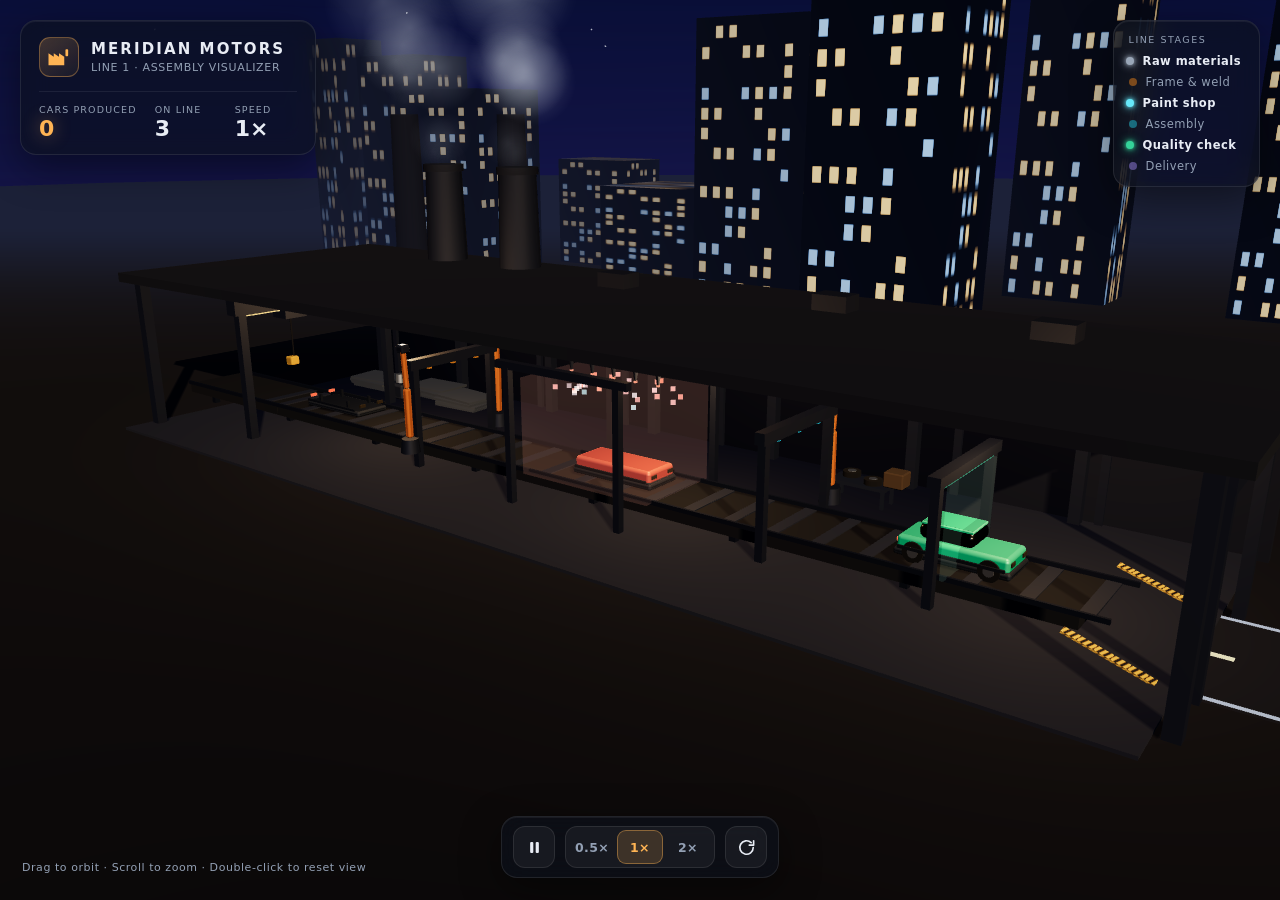
<file: index.html>
<!doctype html>
<html lang="en">
<head>
  <meta charset="UTF-8" />
  <meta name="viewport" content="width=device-width, initial-scale=1.0, viewport-fit=cover" />
  <title>Meridian Motors — 3D Factory Line</title>
  <meta name="description" content="A real-time 3D visualization of a car factory: raw materials in, finished cars out." />
  <link rel="icon" href="data:image/svg+xml,%3Csvg xmlns='http://www.w3.org/2000/svg' viewBox='0 0 32 32'%3E%3Crect width='32' height='32' rx='7' fill='%23070a12'/%3E%3Cpath d='M5 25V13l6 4v-4l6 4v-4l6 4v8H5z' fill='%23ffb454'/%3E%3C/svg%3E" />
  <link rel="stylesheet" href="./css/style.css" />
  <script type="importmap">
    { "imports": { "three": "./vendor/three.module.min.js" } }
  </script>
</head>
<body>
  <div id="app"></div>

  <div class="overlay">
    <header class="card brand-card">
      <div class="brand-row">
        <span class="brand-mark" aria-hidden="true">
          <svg viewBox="0 0 32 32" fill="currentColor"><path d="M2 27V11l7 4.5v-4.5l7 4.5v-4.5l7 4.5V27H2z"/><rect x="24.6" y="5.5" width="3.6" height="9.5" rx="1.2"/></svg>
        </span>
        <div>
          <h1>Meridian Motors</h1>
          <p>Line 1 · Assembly Visualizer</p>
        </div>
      </div>
      <div class="stats">
        <div class="stat"><span class="stat-label">Cars produced</span><span id="statCars" class="stat-value accent">0</span></div>
        <div class="stat"><span class="stat-label">On line</span><span id="statOnLine" class="stat-value">0</span></div>
        <div class="stat"><span class="stat-label">Speed</span><span id="statSpeed" class="stat-value">1×</span></div>
      </div>
    </header>

    <aside class="card legend-card" aria-label="Line stages">
      <p class="legend-title">Line stages</p>
      <ul>
        <li data-chip="raw"><span class="dot"></span>Raw materials</li>
        <li data-chip="weld"><span class="dot"></span>Frame &amp; weld</li>
        <li data-chip="paint"><span class="dot"></span>Paint shop</li>
        <li data-chip="assembly"><span class="dot"></span>Assembly</li>
        <li data-chip="check"><span class="dot"></span>Quality check</li>
        <li data-chip="delivery"><span class="dot"></span>Delivery</li>
      </ul>
    </aside>

    <div id="toasts" aria-live="polite"></div>
    <div id="pausedPill">Paused</div>

    <div class="controls card" role="toolbar" aria-label="Line controls">
      <button id="pauseBtn" aria-label="Pause or resume the line" title="Pause / resume">
        <svg id="iconPause" viewBox="0 0 24 24" fill="currentColor"><rect x="6.5" y="5" width="4" height="14" rx="1.4"/><rect x="13.5" y="5" width="4" height="14" rx="1.4"/></svg>
        <svg id="iconPlay" viewBox="0 0 24 24" fill="currentColor" style="display:none"><path d="M8 5.4v13.2c0 .9 1 1.5 1.8 1L20 13a1.2 1.2 0 0 0 0-2L9.8 4.4A1.2 1.2 0 0 0 8 5.4z"/></svg>
      </button>
      <div class="segmented" role="group" aria-label="Line speed">
        <button data-speed="0.5" title="Half speed">0.5×</button>
        <button data-speed="1" class="active" title="Normal speed">1×</button>
        <button data-speed="2" title="Double speed">2×</button>
      </div>
      <button id="resetViewBtn" aria-label="Reset camera view" title="Reset camera view">
        <svg viewBox="0 0 24 24" fill="none" stroke="currentColor" stroke-width="2.1" stroke-linecap="round" stroke-linejoin="round"><path d="M20.5 12a8.5 8.5 0 1 1-2.6-6.1"/><polyline points="21 3.5 21 9 15.5 9"/></svg>
      </button>
    </div>

    <p class="hint">Drag to orbit · Scroll to zoom · Double-click to reset view</p>
  </div>

  <div id="loader">
    <div class="spinner" aria-hidden="true"></div>
    <p id="loaderText">Warming up the line…</p>
  </div>

  <script type="module" src="./js/main.js"></script>
</body>
</html>
</file>
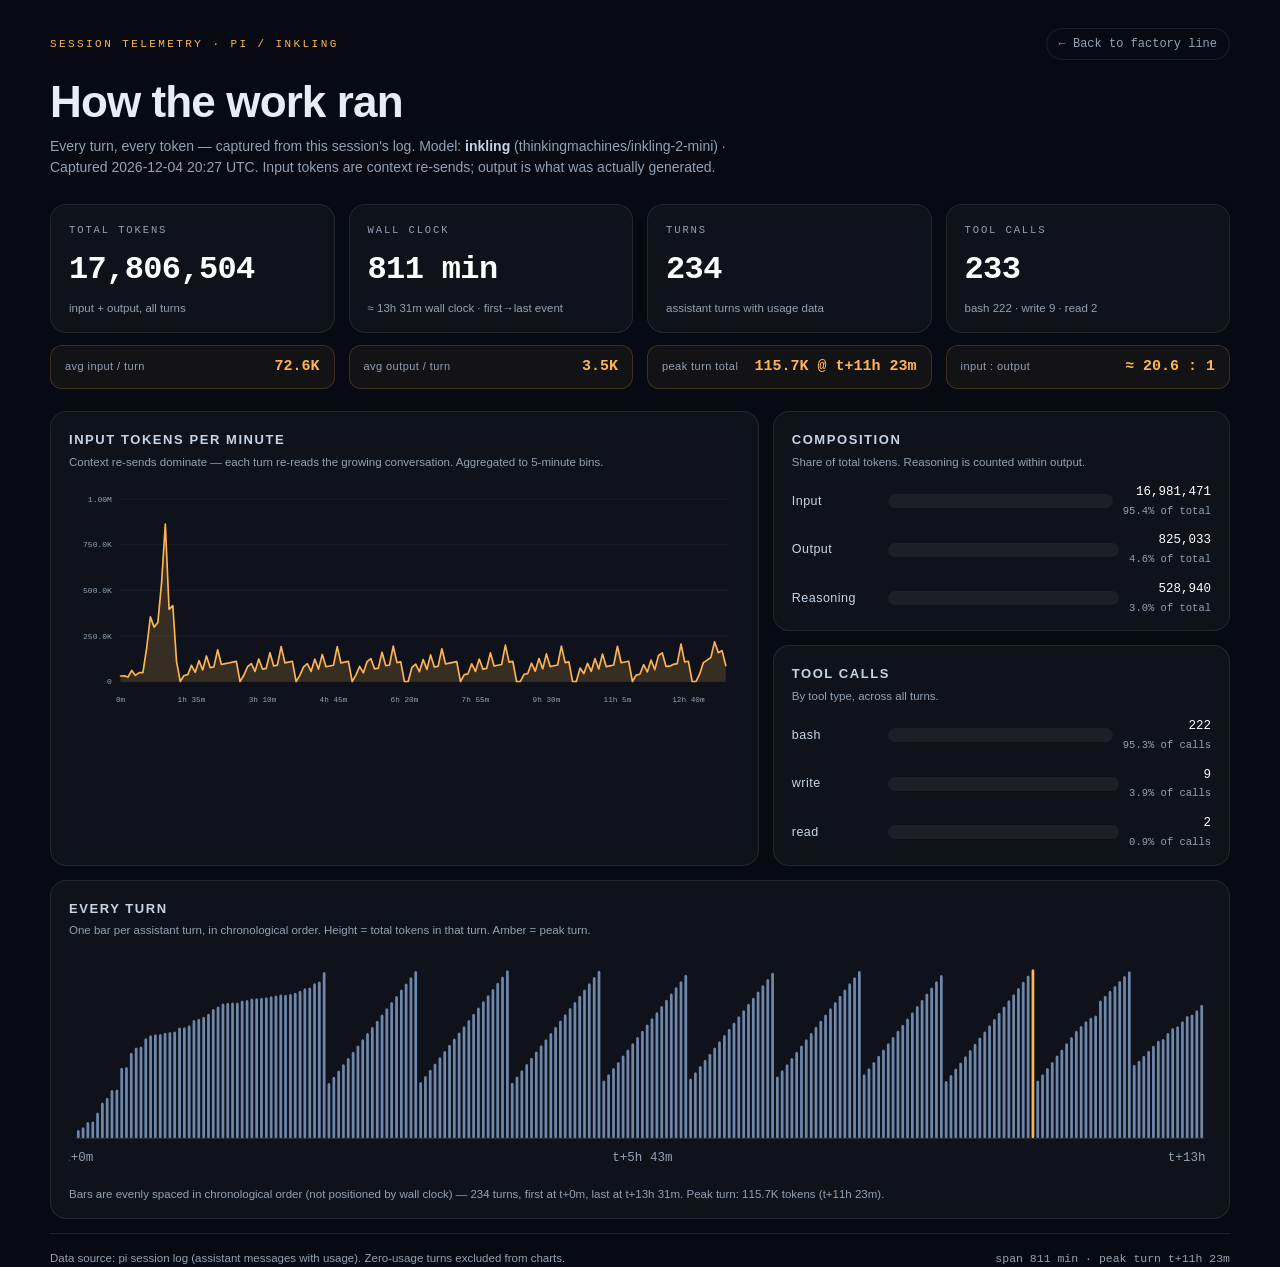
<file: tokens.html>
<!DOCTYPE html>
<html lang="en">
<head>
<meta charset="UTF-8" />
<meta name="viewport" content="width=device-width, initial-scale=1.0" />
<title>Session Telemetry — Meridian Motors Factory</title>
<link rel="icon" href="data:image/svg+xml,%3Csvg xmlns='http://www.w3.org/2000/svg' viewBox='0 0 32 32'%3E%3Crect width='32' height='32' rx='7' fill='%23070a12'/%3E%3Cpath d='M6 22 L13 10 L18 17 L26 6' stroke='%23ffb454' stroke-width='2.5' fill='none' stroke-linecap='round' stroke-linejoin='round'/%3E%3C/svg%3E" />
<style>
  :root {
    --bg: #070a12;
    --card: rgba(255,255,255,0.035);
    --border: rgba(255,255,255,0.09);
    --text: #e8ecf4;
    --muted: #93a1b5;
    --amber: #ffb454;
    --cyan: #6ee7ff;
    --purple: #c792ea;
    --green: #7dffa8;
    --mono: ui-monospace, "SF Mono", SFMono-Regular, Menlo, Consolas, monospace;
  }
  * { box-sizing: border-box; margin: 0; padding: 0; }
  html, body { height: 100%; }
  body {
    background: var(--bg);
    color: var(--text);
    font-family: -apple-system, BlinkMacSystemFont, "Segoe UI", Roboto, sans-serif;
    line-height: 1.5;
    padding: 28px 20px 48px;
  }
  .wrap { max-width: 1180px; margin: 0 auto; }
  header.top { display: flex; align-items: center; justify-content: space-between; gap: 16px; margin-bottom: 18px; flex-wrap: wrap; }
  .eyebrow { font-family: var(--mono); font-size: 11px; letter-spacing: 0.22em; color: var(--amber); text-transform: uppercase; }
  a.back { font-family: var(--mono); font-size: 12px; color: var(--muted); text-decoration: none; border: 1px solid var(--border); padding: 6px 12px; border-radius: 999px; transition: color .2s, border-color .2s; }
  a.back:hover { color: var(--text); border-color: rgba(255,180,84,0.5); }
  h1 { font-size: clamp(28px, 4vw, 44px); letter-spacing: -0.02em; line-height: 1.08; margin-bottom: 10px; }
  .subtitle { color: var(--muted); font-size: 14px; max-width: 720px; }
  .subtitle b { color: #c9d4e6; font-weight: 600; }
  .hero { display: grid; grid-template-columns: repeat(4, 1fr); gap: 14px; margin: 26px 0 12px; }
  @media (max-width: 860px) { .hero { grid-template-columns: repeat(2, 1fr); } }
  .stat { background: var(--card); border: 1px solid var(--border); border-radius: 16px; padding: 18px 18px 14px; backdrop-filter: blur(8px); }
  .stat .label { font-family: var(--mono); font-size: 10.5px; letter-spacing: 0.18em; text-transform: uppercase; color: var(--muted); margin-bottom: 8px; }
  .stat .value { font-family: var(--mono); font-size: clamp(22px, 2.6vw, 32px); font-weight: 700; letter-spacing: -0.02em; color: #fff; font-variant-numeric: tabular-nums; }
  .stat .caption { font-size: 11.5px; color: var(--muted); margin-top: 6px; }
  .strip { display: grid; grid-template-columns: repeat(4, 1fr); gap: 14px; margin-bottom: 22px; }
  @media (max-width: 860px) { .strip { grid-template-columns: repeat(2, 1fr); } }
  .mini { background: rgba(255,180,84,0.05); border: 1px solid rgba(255,180,84,0.18); border-radius: 12px; padding: 10px 14px; display: flex; align-items: baseline; justify-content: space-between; gap: 8px; }
  .mini .k { font-size: 11px; color: var(--muted); letter-spacing: 0.04em; }
  .mini .v { font-family: var(--mono); font-size: 15px; color: var(--amber); font-weight: 600; white-space: nowrap; }
  .grid { display: grid; grid-template-columns: 1.55fr 1fr; gap: 14px; margin-bottom: 14px; }
  @media (max-width: 960px) { .grid { grid-template-columns: 1fr; } }
  .card { background: var(--card); border: 1px solid var(--border); border-radius: 16px; padding: 18px 18px 14px; backdrop-filter: blur(8px); min-width: 0; }
  .card h2 { font-size: 13px; letter-spacing: 0.12em; text-transform: uppercase; color: #c9d4e6; margin-bottom: 4px; font-weight: 700; }
  .card .hint { font-size: 11.5px; color: var(--muted); margin-bottom: 12px; }
  .chart-wrap { width: 100%; overflow: hidden; }
  svg text { fill: #93a1b5; font-family: var(--mono); }
  .rows { display: flex; flex-direction: column; gap: 12px; margin-top: 6px; }
  .row { display: grid; grid-template-columns: 86px 1fr auto; align-items: center; gap: 10px; font-size: 12.5px; }
  .row .name { color: #c9d4e6; letter-spacing: 0.04em; }
  .bar-track { height: 14px; background: rgba(255,255,255,0.05); border-radius: 7px; overflow: hidden; position: relative; }
  .bar-fill { height: 100%; border-radius: 7px; min-width: 3px; transition: width 1s cubic-bezier(.2,.8,.2,1); }
  .row .num { font-family: var(--mono); color: #fff; font-size: 12.5px; white-space: nowrap; text-align: right; }
  .row .pct { display: block; font-size: 10.5px; color: var(--muted); margin-top: 2px; }
  .turns-card { margin-bottom: 14px; }
  .turns-strip { width: 100%; overflow: hidden; }
  .caption-note { font-size: 11.5px; color: var(--muted); margin-top: 10px; line-height: 1.6; }
  footer { border-top: 1px solid var(--border); padding-top: 16px; margin-top: 8px; font-size: 11.5px; color: var(--muted); display: flex; justify-content: space-between; gap: 18px; flex-wrap: wrap; }
  footer .mono { font-family: var(--mono); }
</style>
</head>
<body>
<div class="wrap">
  <header class="top">
    <span class="eyebrow">Session Telemetry · pi / inkling</span>
    <a class="back" href="index.html">← Back to factory line</a>
  </header>

  <h1>How the work ran</h1>
  <p class="subtitle">Every turn, every token — captured from this session's log. Model: <b>inkling</b> (thinkingmachines/inkling-2-mini) · Captured <span id="captured">—</span>. Input tokens are context re-sends; output is what was actually generated.</p>

  <div class="hero">
    <div class="stat"><div class="label">Total tokens</div><div class="value" id="v-total">0</div><div class="caption">input + output, all turns</div></div>
    <div class="stat"><div class="label">Wall clock</div><div class="value" id="v-span">0 min</div><div class="caption" id="v-span-sub">—</div></div>
    <div class="stat"><div class="label">Turns</div><div class="value" id="v-turns">0</div><div class="caption">assistant turns with usage data</div></div>
    <div class="stat"><div class="label">Tool calls</div><div class="value" id="v-tools">0</div><div class="caption" id="v-tools-sub">—</div></div>
  </div>

  <div class="strip">
    <div class="mini"><span class="k">avg input / turn</span><span class="v" id="m-in">—</span></div>
    <div class="mini"><span class="k">avg output / turn</span><span class="v" id="m-out">—</span></div>
    <div class="mini"><span class="k">peak turn total</span><span class="v" id="m-peak">—</span></div>
    <div class="mini"><span class="k">input : output</span><span class="v" id="m-ratio">—</span></div>
  </div>

  <div class="grid">
    <div class="card">
      <h2>Input tokens per minute</h2>
      <p class="hint">Context re-sends dominate — each turn re-reads the growing conversation. Aggregated to 5-minute bins.</p>
      <div class="chart-wrap"><svg id="areaChart" viewBox="0 0 1000 340" width="100%" role="img" aria-label="Input tokens per minute area chart"></svg></div>
    </div>
    <div style="display:flex; flex-direction:column; gap:14px; min-width:0;">
      <div class="card">
        <h2>Composition</h2>
        <p class="hint">Share of total tokens. Reasoning is counted within output.</p>
        <div class="rows" id="compositionRows"></div>
      </div>
      <div class="card">
        <h2>Tool calls</h2>
        <p class="hint">By tool type, across all turns.</p>
        <div class="rows" id="toolRows"></div>
      </div>
    </div>
  </div>

  <div class="card turns-card">
    <h2>Every turn</h2>
    <p class="hint" id="turnsHint">One bar per assistant turn, in chronological order. Height = total tokens in that turn. Amber = peak turn.</p>
    <div class="turns-strip"><svg id="turnsStrip" viewBox="0 0 1000 190" width="100%" role="img" aria-label="Per-turn token bars"></svg></div>
    <p class="caption-note" id="turnsNote">—</p>
  </div>

  <footer>
    <span>Data source: pi session log (assistant messages with usage). Zero-usage turns excluded from charts.</span>
    <span class="mono" id="footMeta">—</span>
  </footer>
</div>

<script>
const DATA = {"first":"2026-11-21T21:54:34.228000+00:00","last":"2026-11-22T11:25:26.029000+00:00","spanMin":810.86335,"totals":{"input":16981471,"output":825033,"reasoning":528940,"total":17806504},"turns":234,"toolCalls":{"bash":222,"write":9,"read":2},"bins5":[{"input":30554,"output":5363,"reasoning":4870,"turns":4},{"input":31055,"output":11126,"reasoning":10306,"turns":2},{"input":24509,"output":3180,"reasoning":272,"turns":1},{"input":60712,"output":5686,"reasoning":2042,"turns":2},{"input":33431,"output":14901,"reasoning":4974,"turns":1},{"input":48363,"output":398,"reasoning":105,"turns":1},{"input":49295,"output":9247,"reasoning":0,"turns":1},{"input":183659,"output":9729,"reasoning":5268,"turns":3},{"input":354492,"output":3836,"reasoning":533,"turns":5},{"input":297999,"output":4197,"reasoning":2187,"turns":4},{"input":324362,"output":6913,"reasoning":2183,"turns":4},{"input":544097,"output":5622,"reasoning":766,"turns":6},{"input":862644,"output":3848,"reasoning":1951,"turns":9},{"input":395926,"output":1631,"reasoning":479,"turns":4},{"input":416694,"output":2571,"reasoning":1700,"turns":4},{"input":110184,"output":3639,"reasoning":2145,"turns":1},{"input":0,"output":0,"reasoning":0,"turns":0},{"input":33165,"output":4579,"reasoning":3272,"turns":1},{"input":37826,"output":4217,"reasoning":2773,"turns":1},{"input":88610,"output":8435,"reasoning":5614,"turns":2},{"input":50784,"output":4217,"reasoning":2773,"turns":1},{"input":114457,"output":8298,"reasoning":5546,"turns":2},{"input":63608,"output":4149,"reasoning":2773,"turns":1},{"input":139975,"output":8298,"reasoning":5546,"turns":2},{"input":76367,"output":4149,"reasoning":2773,"turns":1},{"input":80620,"output":4149,"reasoning":2773,"turns":1},{"input":173999,"output":8298,"reasoning":5546,"turns":2},{"input":93379,"output":4149,"reasoning":2773,"turns":1},{"input":97632,"output":4149,"reasoning":2773,"turns":1},{"input":101885,"output":4149,"reasoning":2773,"turns":1},{"input":106138,"output":4149,"reasoning":2773,"turns":1},{"input":110391,"output":4149,"reasoning":2773,"turns":1},{"input":0,"output":0,"reasoning":0,"turns":0},{"input":34308,"output":4149,"reasoning":2773,"turns":1},{"input":81375,"output":8298,"reasoning":5546,"turns":2},{"input":98387,"output":8298,"reasoning":5546,"turns":2},{"input":55573,"output":4149,"reasoning":2773,"turns":1},{"input":123905,"output":8298,"reasoning":5546,"turns":2},{"input":68332,"output":4149,"reasoning":2773,"turns":1},{"input":72585,"output":4149,"reasoning":2773,"turns":1},{"input":157929,"output":8298,"reasoning":5546,"turns":2},{"input":85344,"output":4149,"reasoning":2773,"turns":1},{"input":89597,"output":4149,"reasoning":2773,"turns":1},{"input":191953,"output":8298,"reasoning":5546,"turns":2},{"input":102356,"output":4149,"reasoning":2773,"turns":1},{"input":106609,"output":4149,"reasoning":2773,"turns":1},{"input":110862,"output":4149,"reasoning":2773,"turns":1},{"input":0,"output":0,"reasoning":0,"turns":0},{"input":33942,"output":4149,"reasoning":2773,"turns":1},{"input":80643,"output":8298,"reasoning":5546,"turns":2},{"input":97655,"output":8298,"reasoning":5546,"turns":2},{"input":55207,"output":4149,"reasoning":2773,"turns":1},{"input":123173,"output":8298,"reasoning":5546,"turns":2},{"input":67966,"output":4149,"reasoning":2773,"turns":1},{"input":148691,"output":8298,"reasoning":5546,"turns":2},{"input":80725,"output":4149,"reasoning":2773,"turns":1},{"input":84978,"output":4149,"reasoning":2773,"turns":1},{"input":89231,"output":4149,"reasoning":2773,"turns":1},{"input":191221,"output":8298,"reasoning":5546,"turns":2},{"input":101990,"output":4149,"reasoning":2773,"turns":1},{"input":106243,"output":4149,"reasoning":2773,"turns":1},{"input":110496,"output":4149,"reasoning":2773,"turns":1},{"input":0,"output":0,"reasoning":0,"turns":0},{"input":35413,"output":4149,"reasoning":2773,"turns":1},{"input":83585,"output":8298,"reasoning":5546,"turns":2},{"input":48172,"output":4149,"reasoning":2773,"turns":1},{"input":109103,"output":8298,"reasoning":5546,"turns":2},{"input":126115,"output":8298,"reasoning":5546,"turns":2},{"input":69437,"output":4149,"reasoning":2773,"turns":1},{"input":73690,"output":4149,"reasoning":2773,"turns":1},{"input":160139,"output":8298,"reasoning":5546,"turns":2},{"input":86449,"output":4149,"reasoning":2773,"turns":1},{"input":90702,"output":4149,"reasoning":2773,"turns":1},{"input":194163,"output":8298,"reasoning":5546,"turns":2},{"input":103461,"output":4149,"reasoning":2773,"turns":1},{"input":107714,"output":4149,"reasoning":2773,"turns":1},{"input":0,"output":0,"reasoning":0,"turns":0},{"input":0,"output":0,"reasoning":0,"turns":0},{"input":77881,"output":8298,"reasoning":5546,"turns":2},{"input":94893,"output":8298,"reasoning":5546,"turns":2},{"input":53826,"output":4149,"reasoning":2773,"turns":1},{"input":120411,"output":8298,"reasoning":5546,"turns":2},{"input":66585,"output":4149,"reasoning":2773,"turns":1},{"input":145929,"output":8298,"reasoning":5546,"turns":2},{"input":79344,"output":4149,"reasoning":2773,"turns":1},{"input":83597,"output":4149,"reasoning":2773,"turns":1},{"input":179953,"output":8298,"reasoning":5546,"turns":2},{"input":96356,"output":4149,"reasoning":2773,"turns":1},{"input":100609,"output":4149,"reasoning":2773,"turns":1},{"input":104862,"output":4149,"reasoning":2773,"turns":1},{"input":109115,"output":4149,"reasoning":2773,"turns":1},{"input":0,"output":0,"reasoning":0,"turns":0},{"input":38121,"output":4149,"reasoning":2773,"turns":1},{"input":42374,"output":4149,"reasoning":2773,"turns":1},{"input":97507,"output":8298,"reasoning":5546,"turns":2},{"input":55133,"output":4149,"reasoning":2773,"turns":1},{"input":123025,"output":8298,"reasoning":5546,"turns":2},{"input":67892,"output":4149,"reasoning":2773,"turns":1},{"input":72145,"output":4149,"reasoning":2773,"turns":1},{"input":157049,"output":8298,"reasoning":5546,"turns":2},{"input":84904,"output":4149,"reasoning":2773,"turns":1},{"input":89157,"output":4149,"reasoning":2773,"turns":1},{"input":93410,"output":4149,"reasoning":2773,"turns":1},{"input":199579,"output":8298,"reasoning":5546,"turns":2},{"input":106169,"output":4149,"reasoning":2773,"turns":1},{"input":110422,"output":4149,"reasoning":2773,"turns":1},{"input":0,"output":0,"reasoning":0,"turns":0},{"input":0,"output":0,"reasoning":0,"turns":0},{"input":39622,"output":4149,"reasoning":2773,"turns":1},{"input":43875,"output":4149,"reasoning":2773,"turns":1},{"input":100509,"output":8298,"reasoning":5546,"turns":2},{"input":56634,"output":4149,"reasoning":2773,"turns":1},{"input":126027,"output":8298,"reasoning":5546,"turns":2},{"input":69393,"output":4149,"reasoning":2773,"turns":1},{"input":151545,"output":8298,"reasoning":5546,"turns":2},{"input":82152,"output":4149,"reasoning":2773,"turns":1},{"input":86405,"output":4149,"reasoning":2773,"turns":1},{"input":90658,"output":4149,"reasoning":2773,"turns":1},{"input":194075,"output":8298,"reasoning":5546,"turns":2},{"input":103417,"output":4149,"reasoning":2773,"turns":1},{"input":107670,"output":4149,"reasoning":2773,"turns":1},{"input":0,"output":0,"reasoning":0,"turns":0},{"input":0,"output":0,"reasoning":0,"turns":0},{"input":74281,"output":8298,"reasoning":5546,"turns":2},{"input":43520,"output":4149,"reasoning":2773,"turns":1},{"input":99799,"output":8298,"reasoning":5546,"turns":2},{"input":56279,"output":4149,"reasoning":2773,"turns":1},{"input":125317,"output":8298,"reasoning":5546,"turns":2},{"input":69038,"output":4149,"reasoning":2773,"turns":1},{"input":150835,"output":8298,"reasoning":5546,"turns":2},{"input":81797,"output":4149,"reasoning":2773,"turns":1},{"input":86050,"output":4149,"reasoning":2773,"turns":1},{"input":90303,"output":4149,"reasoning":2773,"turns":1},{"input":193365,"output":8298,"reasoning":5546,"turns":2},{"input":103062,"output":4149,"reasoning":2773,"turns":1},{"input":107315,"output":4149,"reasoning":2773,"turns":1},{"input":111568,"output":4149,"reasoning":2773,"turns":1},{"input":0,"output":0,"reasoning":0,"turns":0},{"input":35435,"output":4149,"reasoning":2773,"turns":1},{"input":39688,"output":4149,"reasoning":2773,"turns":1},{"input":92135,"output":8298,"reasoning":5546,"turns":2},{"input":52447,"output":4149,"reasoning":2773,"turns":1},{"input":117653,"output":8298,"reasoning":5546,"turns":2},{"input":65206,"output":4149,"reasoning":2773,"turns":1},{"input":143171,"output":7281,"reasoning":5546,"turns":2},{"input":157260,"output":5284,"reasoning":4236,"turns":2},{"input":82626,"output":1421,"reasoning":1097,"turns":1},{"input":84068,"output":10339,"reasoning":2183,"turns":1},{"input":94448,"output":3179,"reasoning":2776,"turns":1},{"input":97792,"output":3179,"reasoning":2776,"turns":1},{"input":205612,"output":6350,"reasoning":5546,"turns":2},{"input":107816,"output":3175,"reasoning":2773,"turns":1},{"input":111156,"output":3175,"reasoning":2773,"turns":1},{"input":0,"output":0,"reasoning":0,"turns":0},{"input":0,"output":0,"reasoning":0,"turns":0},{"input":39986,"output":10353,"reasoning":2183,"turns":1},{"input":103848,"output":5767,"reasoning":5125,"turns":2},{"input":117128,"output":6090,"reasoning":5549,"turns":2},{"input":130864,"output":3907,"reasoning":3330,"turns":2},{"input":217532,"output":6746,"reasoning":5738,"turns":3},{"input":157582,"output":6292,"reasoning":2968,"turns":2},{"input":169390,"output":3033,"reasoning":2185,"turns":2},{"input":87638,"output":3777,"reasoning":1993,"turns":1}],"turnList":[{"ts":"2026-11-21T21:54:54.434Z","offsetSec":20.206,"input":5573,"output":163,"reasoning":93,"total":5736,"tools":{"bash":1}},{"ts":"2026-11-21T21:55:40.874Z","offsetSec":66.646,"input":5945,"output":1529,"reasoning":1367,"total":7474,"tools":{"bash":1}},{"ts":"2026-11-21T21:57:34.286Z","offsetSec":180.058,"input":7613,"output":3519,"reasoning":3352,"total":11132,"tools":{"bash":1}},{"ts":"2026-11-21T21:57:56.912Z","offsetSec":202.684,"input":11423,"output":152,"reasoning":58,"total":11575,"tools":{"bash":1}},{"ts":"2026-11-21T22:00:23.240Z","offsetSec":349.012,"input":13345,"output":4344,"reasoning":4173,"total":17689,"tools":{"bash":1}},{"ts":"2026-11-21T22:04:14.542Z","offsetSec":580.314,"input":17710,"output":6782,"reasoning":6133,"total":24492,"tools":{"write":1}},{"ts":"2026-11-21T22:06:29.329Z","offsetSec":715.101,"input":24509,"output":3180,"reasoning":272,"total":27689,"tools":{"write":1}},{"ts":"2026-11-21T22:09:35.760Z","offsetSec":901.532,"input":27715,"output":5265,"reasoning":1763,"total":32980,"tools":{"write":1}},{"ts":"2026-11-21T22:10:19.864Z","offsetSec":945.636,"input":32997,"output":421,"reasoning":279,"total":33418,"tools":{"bash":1}},{"ts":"2026-11-21T22:18:41.286Z","offsetSec":1447.058,"input":33431,"output":14901,"reasoning":4974,"total":48332,"tools":{"write":1}},{"ts":"2026-11-21T22:20:44.838Z","offsetSec":1570.61,"input":48363,"output":398,"reasoning":105,"total":48761,"tools":{"bash":1}},{"ts":"2026-11-21T22:26:19.426Z","offsetSec":1905.198,"input":49295,"output":9247,"reasoning":0,"total":58542,"tools":{"write":1}},{"ts":"2026-11-21T22:29:51.368Z","offsetSec":2117.14,"input":58552,"output":3566,"reasoning":3166,"total":62118,"tools":{"bash":1}},{"ts":"2026-11-21T22:30:51.263Z","offsetSec":2177.035,"input":62135,"output":712,"reasoning":0,"total":62847,"tools":{"bash":1}},{"ts":"2026-11-21T22:34:15.988Z","offsetSec":2381.76,"input":62972,"output":5451,"reasoning":2102,"total":68423,"tools":{"write":1}},{"ts":"2026-11-21T22:36:27.500Z","offsetSec":2513.272,"input":68461,"output":2031,"reasoning":87,"total":70492,"tools":{"write":1}},{"ts":"2026-11-21T22:37:18.903Z","offsetSec":2564.675,"input":70510,"output":816,"reasoning":134,"total":71326,"tools":{"bash":1}},{"ts":"2026-11-21T22:37:31.570Z","offsetSec":2577.342,"input":71377,"output":85,"reasoning":0,"total":71462,"tools":{"bash":1}},{"ts":"2026-11-21T22:38:51.393Z","offsetSec":2657.165,"input":71850,"output":403,"reasoning":146,"total":72253,"tools":{"bash":1}},{"ts":"2026-11-21T22:39:31.130Z","offsetSec":2696.902,"input":72294,"output":501,"reasoning":166,"total":72795,"tools":{"bash":1}},{"ts":"2026-11-21T22:39:46.727Z","offsetSec":2712.499,"input":72908,"output":119,"reasoning":48,"total":73027,"tools":{"read":1}},{"ts":"2026-11-21T22:41:29.024Z","offsetSec":2814.796,"input":73055,"output":2689,"reasoning":1943,"total":75744,"tools":{"bash":1}},{"ts":"2026-11-21T22:42:08.433Z","offsetSec":2854.205,"input":75798,"output":274,"reasoning":196,"total":76072,"tools":{"bash":1}},{"ts":"2026-11-21T22:43:00.654Z","offsetSec":2906.426,"input":76238,"output":1115,"reasoning":0,"total":77353,"tools":{"bash":1}},{"ts":"2026-11-21T22:45:28.671Z","offsetSec":3054.443,"input":77521,"output":3399,"reasoning":2183,"total":80920,"tools":{"bash":1}},{"ts":"2026-11-21T22:46:37.883Z","offsetSec":3123.655,"input":81124,"output":709,"reasoning":0,"total":81833,"tools":{"bash":1}},{"ts":"2026-11-21T22:47:29.089Z","offsetSec":3174.861,"input":81988,"output":1241,"reasoning":0,"total":83229,"tools":{"bash":1}},{"ts":"2026-11-21T22:48:51.540Z","offsetSec":3257.312,"input":83729,"output":1564,"reasoning":0,"total":85293,"tools":{"bash":1}},{"ts":"2026-11-21T22:50:39.327Z","offsetSec":3365.099,"input":86009,"output":2440,"reasoning":0,"total":88449,"tools":{"bash":1}},{"ts":"2026-11-21T22:52:20.974Z","offsetSec":3466.746,"input":88997,"output":1332,"reasoning":0,"total":90329,"tools":{"bash":1}},{"ts":"2026-11-21T22:53:40.572Z","offsetSec":3546.344,"input":90831,"output":1462,"reasoning":694,"total":92293,"tools":{"bash":1}},{"ts":"2026-11-21T22:54:08.318Z","offsetSec":3574.09,"input":92525,"output":169,"reasoning":0,"total":92694,"tools":{"bash":1}},{"ts":"2026-11-21T22:54:13.279Z","offsetSec":3579.051,"input":92821,"output":75,"reasoning":0,"total":92896,"tools":{"bash":1}},{"ts":"2026-11-21T22:54:20.278Z","offsetSec":3586.05,"input":92914,"output":144,"reasoning":72,"total":93058,"tools":{"bash":1}},{"ts":"2026-11-21T22:54:47.820Z","offsetSec":3613.592,"input":93908,"output":362,"reasoning":0,"total":94270,"tools":{"bash":1}},{"ts":"2026-11-21T22:55:03.066Z","offsetSec":3628.838,"input":94321,"output":336,"reasoning":229,"total":94657,"tools":{"bash":1}},{"ts":"2026-11-21T22:55:40.397Z","offsetSec":3666.169,"input":94874,"output":721,"reasoning":599,"total":95595,"tools":{"bash":1}},{"ts":"2026-11-21T22:56:04.974Z","offsetSec":3690.746,"input":95666,"output":175,"reasoning":0,"total":95841,"tools":{"bash":1}},{"ts":"2026-11-21T22:56:17.369Z","offsetSec":3703.141,"input":95993,"output":224,"reasoning":0,"total":96217,"tools":{"bash":1}},{"ts":"2026-11-21T22:56:59.001Z","offsetSec":3744.773,"input":96253,"output":250,"reasoning":0,"total":96503,"tools":{"bash":1}},{"ts":"2026-11-21T22:57:27.259Z","offsetSec":3773.031,"input":96566,"output":606,"reasoning":62,"total":97172,"tools":{"bash":1}},{"ts":"2026-11-21T22:58:04.177Z","offsetSec":3809.949,"input":97317,"output":406,"reasoning":299,"total":97723,"tools":{"bash":1}},{"ts":"2026-11-21T22:58:41.177Z","offsetSec":3846.949,"input":97746,"output":768,"reasoning":762,"total":98514,"tools":{}},{"ts":"2026-11-21T23:02:13.207Z","offsetSec":4058.979,"input":97776,"output":412,"reasoning":339,"total":98188,"tools":{"bash":1}},{"ts":"2026-11-21T23:02:30.302Z","offsetSec":4076.074,"input":98533,"output":188,"reasoning":84,"total":98721,"tools":{"bash":1}},{"ts":"2026-11-21T23:02:48.527Z","offsetSec":4094.299,"input":99497,"output":150,"reasoning":56,"total":99647,"tools":{"bash":1}},{"ts":"2026-11-21T23:03:32.712Z","offsetSec":4138.484,"input":100120,"output":881,"reasoning":0,"total":101001,"tools":{"bash":1}},{"ts":"2026-11-21T23:04:37.430Z","offsetSec":4203.202,"input":101129,"output":1492,"reasoning":1007,"total":102621,"tools":{}},{"ts":"2026-11-21T23:05:52.928Z","offsetSec":4278.7,"input":102665,"output":629,"reasoning":517,"total":103294,"tools":{"read":1}},{"ts":"2026-11-21T23:06:49.774Z","offsetSec":4335.546,"input":105786,"output":310,"reasoning":176,"total":106096,"tools":{"bash":1}},{"ts":"2026-11-21T23:07:14.264Z","offsetSec":4360.036,"input":107114,"output":140,"reasoning":0,"total":107254,"tools":{"bash":1}},{"ts":"2026-11-21T23:10:52.103Z","offsetSec":4577.875,"input":110184,"output":3639,"reasoning":2145,"total":113823,"tools":{"bash":1}},{"ts":"2026-11-21T23:24:10.402Z","offsetSec":5376.174,"input":33165,"output":4579,"reasoning":3272,"total":37744,"tools":{"bash":1}},{"ts":"2026-11-21T23:27:14.655Z","offsetSec":5560.427,"input":37826,"output":4217,"reasoning":2773,"total":42043,"tools":{"bash":1}},{"ts":"2026-11-21T23:30:18.478Z","offsetSec":5744.25,"input":42144,"output":4218,"reasoning":2841,"total":46362,"tools":{"bash":1}},{"ts":"2026-11-21T23:33:23.964Z","offsetSec":5929.736,"input":46466,"output":4217,"reasoning":2773,"total":50683,"tools":{"bash":1}},{"ts":"2026-11-21T23:36:36.434Z","offsetSec":6122.206,"input":50784,"output":4217,"reasoning":2773,"total":55001,"tools":{"bash":1}},{"ts":"2026-11-21T23:39:51.767Z","offsetSec":6317.539,"input":55102,"output":4149,"reasoning":2773,"total":59251,"tools":{"bash":1}},{"ts":"2026-11-21T23:43:12.006Z","offsetSec":6517.778,"input":59355,"output":4149,"reasoning":2773,"total":63504,"tools":{"bash":1}},{"ts":"2026-11-21T23:46:35.257Z","offsetSec":6721.029,"input":63608,"output":4149,"reasoning":2773,"total":67757,"tools":{"bash":1}},{"ts":"2026-11-21T23:50:04.184Z","offsetSec":6929.956,"input":67861,"output":4149,"reasoning":2773,"total":72010,"tools":{"bash":1}},{"ts":"2026-11-21T23:53:38.146Z","offsetSec":7143.918,"input":72114,"output":4149,"reasoning":2773,"total":76263,"tools":{"bash":1}},{"ts":"2026-11-21T23:57:26.445Z","offsetSec":7372.217,"input":76367,"output":4149,"reasoning":2773,"total":80516,"tools":{"bash":1}},{"ts":"2026-11-22T00:01:23.350Z","offsetSec":7609.122,"input":80620,"output":4149,"reasoning":2773,"total":84769,"tools":{"bash":1}},{"ts":"2026-11-22T00:05:14.575Z","offsetSec":7840.347,"input":84873,"output":4149,"reasoning":2773,"total":89022,"tools":{"bash":1}},{"ts":"2026-11-22T00:09:29.638Z","offsetSec":8095.41,"input":89126,"output":4149,"reasoning":2773,"total":93275,"tools":{"bash":1}},{"ts":"2026-11-22T00:13:51.108Z","offsetSec":8356.88,"input":93379,"output":4149,"reasoning":2773,"total":97528,"tools":{"bash":1}},{"ts":"2026-11-22T00:17:57.437Z","offsetSec":8603.209,"input":97632,"output":4149,"reasoning":2773,"total":101781,"tools":{"bash":1}},{"ts":"2026-11-22T00:22:18.029Z","offsetSec":8863.801,"input":101885,"output":4149,"reasoning":2773,"total":106034,"tools":{"bash":1}},{"ts":"2026-11-22T00:26:33.360Z","offsetSec":9119.132,"input":106138,"output":4149,"reasoning":2773,"total":110287,"tools":{"bash":1}},{"ts":"2026-11-22T00:30:58.833Z","offsetSec":9384.605,"input":110391,"output":4149,"reasoning":2773,"total":114540,"tools":{"bash":1}},{"ts":"2026-11-22T00:42:10.587Z","offsetSec":10056.359,"input":34308,"output":4149,"reasoning":2773,"total":38457,"tools":{"bash":1}},{"ts":"2026-11-22T00:45:06.341Z","offsetSec":10232.113,"input":38561,"output":4149,"reasoning":2773,"total":42710,"tools":{"bash":1}},{"ts":"2026-11-22T00:48:04.959Z","offsetSec":10410.731,"input":42814,"output":4149,"reasoning":2773,"total":46963,"tools":{"bash":1}},{"ts":"2026-11-22T00:51:16.386Z","offsetSec":10602.158,"input":47067,"output":4149,"reasoning":2773,"total":51216,"tools":{"bash":1}},{"ts":"2026-11-22T00:54:31.053Z","offsetSec":10796.825,"input":51320,"output":4149,"reasoning":2773,"total":55469,"tools":{"bash":1}},{"ts":"2026-11-22T00:57:48.932Z","offsetSec":10994.704,"input":55573,"output":4149,"reasoning":2773,"total":59722,"tools":{"bash":1}},{"ts":"2026-11-22T01:01:07.778Z","offsetSec":11193.55,"input":59826,"output":4149,"reasoning":2773,"total":63975,"tools":{"bash":1}},{"ts":"2026-11-22T01:04:31.654Z","offsetSec":11397.426,"input":64079,"output":4149,"reasoning":2773,"total":68228,"tools":{"bash":1}},{"ts":"2026-11-22T01:07:58.684Z","offsetSec":11604.456,"input":68332,"output":4149,"reasoning":2773,"total":72481,"tools":{"bash":1}},{"ts":"2026-11-22T01:11:30.221Z","offsetSec":11815.993,"input":72585,"output":4149,"reasoning":2773,"total":76734,"tools":{"bash":1}},{"ts":"2026-11-22T01:15:06.499Z","offsetSec":12032.271,"input":76838,"output":4149,"reasoning":2773,"total":80987,"tools":{"bash":1}},{"ts":"2026-11-22T01:18:49.296Z","offsetSec":12255.068,"input":81091,"output":4149,"reasoning":2773,"total":85240,"tools":{"bash":1}},{"ts":"2026-11-22T01:22:34.416Z","offsetSec":12480.188,"input":85344,"output":4149,"reasoning":2773,"total":89493,"tools":{"bash":1}},{"ts":"2026-11-22T01:26:24.657Z","offsetSec":12710.429,"input":89597,"output":4149,"reasoning":2773,"total":93746,"tools":{"bash":1}},{"ts":"2026-11-22T01:30:19.962Z","offsetSec":12945.734,"input":93850,"output":4149,"reasoning":2773,"total":97999,"tools":{"bash":1}},{"ts":"2026-11-22T01:34:20.687Z","offsetSec":13186.459,"input":98103,"output":4149,"reasoning":2773,"total":102252,"tools":{"bash":1}},{"ts":"2026-11-22T01:38:26.375Z","offsetSec":13432.147,"input":102356,"output":4149,"reasoning":2773,"total":106505,"tools":{"bash":1}},{"ts":"2026-11-22T01:42:37.621Z","offsetSec":13683.393,"input":106609,"output":4149,"reasoning":2773,"total":110758,"tools":{"bash":1}},{"ts":"2026-11-22T01:46:54.581Z","offsetSec":13940.353,"input":110862,"output":4149,"reasoning":2773,"total":115011,"tools":{"bash":1}},{"ts":"2026-11-22T01:57:18.619Z","offsetSec":14564.391,"input":33942,"output":4149,"reasoning":2773,"total":38091,"tools":{"bash":1}},{"ts":"2026-11-22T02:00:10.126Z","offsetSec":14735.898,"input":38195,"output":4149,"reasoning":2773,"total":42344,"tools":{"bash":1}},{"ts":"2026-11-22T02:03:07.802Z","offsetSec":14913.574,"input":42448,"output":4149,"reasoning":2773,"total":46597,"tools":{"bash":1}},{"ts":"2026-11-22T02:06:08.898Z","offsetSec":15094.67,"input":46701,"output":4149,"reasoning":2773,"total":50850,"tools":{"bash":1}},{"ts":"2026-11-22T02:09:15.150Z","offsetSec":15280.922,"input":50954,"output":4149,"reasoning":2773,"total":55103,"tools":{"bash":1}},{"ts":"2026-11-22T02:12:26.141Z","offsetSec":15471.913,"input":55207,"output":4149,"reasoning":2773,"total":59356,"tools":{"bash":1}},{"ts":"2026-11-22T02:15:41.986Z","offsetSec":15667.758,"input":59460,"output":4149,"reasoning":2773,"total":63609,"tools":{"bash":1}},{"ts":"2026-11-22T02:19:02.215Z","offsetSec":15867.987,"input":63713,"output":4149,"reasoning":2773,"total":67862,"tools":{"bash":1}},{"ts":"2026-11-22T02:22:27.003Z","offsetSec":16072.775,"input":67966,"output":4149,"reasoning":2773,"total":72115,"tools":{"bash":1}},{"ts":"2026-11-22T02:25:56.512Z","offsetSec":16282.284,"input":72219,"output":4149,"reasoning":2773,"total":76368,"tools":{"bash":1}},{"ts":"2026-11-22T02:29:30.886Z","offsetSec":16496.658,"input":76472,"output":4149,"reasoning":2773,"total":80621,"tools":{"bash":1}},{"ts":"2026-11-22T02:33:10.131Z","offsetSec":16715.903,"input":80725,"output":4149,"reasoning":2773,"total":84874,"tools":{"bash":1}},{"ts":"2026-11-22T02:36:54.532Z","offsetSec":16940.304,"input":84978,"output":4149,"reasoning":2773,"total":89127,"tools":{"bash":1}},{"ts":"2026-11-22T02:40:43.518Z","offsetSec":17169.29,"input":89231,"output":4149,"reasoning":2773,"total":93380,"tools":{"bash":1}},{"ts":"2026-11-22T02:44:37.749Z","offsetSec":17403.521,"input":93484,"output":4149,"reasoning":2773,"total":97633,"tools":{"bash":1}},{"ts":"2026-11-22T02:48:37.019Z","offsetSec":17642.791,"input":97737,"output":4149,"reasoning":2773,"total":101886,"tools":{"bash":1}},{"ts":"2026-11-22T02:52:41.938Z","offsetSec":17887.71,"input":101990,"output":4149,"reasoning":2773,"total":106139,"tools":{"bash":1}},{"ts":"2026-11-22T02:56:52.219Z","offsetSec":18137.991,"input":106243,"output":4149,"reasoning":2773,"total":110392,"tools":{"bash":1}},{"ts":"2026-11-22T03:01:08.066Z","offsetSec":18393.838,"input":110496,"output":4149,"reasoning":2773,"total":114645,"tools":{"bash":1}},{"ts":"2026-11-22T03:12:34.496Z","offsetSec":19080.268,"input":35413,"output":4149,"reasoning":2773,"total":39562,"tools":{"bash":1}},{"ts":"2026-11-22T03:15:28.987Z","offsetSec":19254.759,"input":39666,"output":4149,"reasoning":2773,"total":43815,"tools":{"bash":1}},{"ts":"2026-11-22T03:18:27.166Z","offsetSec":19432.938,"input":43919,"output":4149,"reasoning":2773,"total":48068,"tools":{"bash":1}},{"ts":"2026-11-22T03:21:29.265Z","offsetSec":19615.037,"input":48172,"output":4149,"reasoning":2773,"total":52321,"tools":{"bash":1}},{"ts":"2026-11-22T03:24:36.619Z","offsetSec":19802.391,"input":52425,"output":4149,"reasoning":2773,"total":56574,"tools":{"bash":1}},{"ts":"2026-11-22T03:27:49.199Z","offsetSec":19994.971,"input":56678,"output":4149,"reasoning":2773,"total":60827,"tools":{"bash":1}},{"ts":"2026-11-22T03:31:07.010Z","offsetSec":20192.782,"input":60931,"output":4149,"reasoning":2773,"total":65080,"tools":{"bash":1}},{"ts":"2026-11-22T03:34:28.830Z","offsetSec":20394.602,"input":65184,"output":4149,"reasoning":2773,"total":69333,"tools":{"bash":1}},{"ts":"2026-11-22T03:37:55.027Z","offsetSec":20600.799,"input":69437,"output":4149,"reasoning":2773,"total":73586,"tools":{"bash":1}},{"ts":"2026-11-22T03:41:26.033Z","offsetSec":20811.805,"input":73690,"output":4149,"reasoning":2773,"total":77839,"tools":{"bash":1}},{"ts":"2026-11-22T03:45:01.703Z","offsetSec":21027.475,"input":77943,"output":4149,"reasoning":2773,"total":82092,"tools":{"bash":1}},{"ts":"2026-11-22T03:48:42.821Z","offsetSec":21248.593,"input":82196,"output":4149,"reasoning":2773,"total":86345,"tools":{"bash":1}},{"ts":"2026-11-22T03:52:28.839Z","offsetSec":21474.611,"input":86449,"output":4149,"reasoning":2773,"total":90598,"tools":{"bash":1}},{"ts":"2026-11-22T03:56:20.045Z","offsetSec":21705.817,"input":90702,"output":4149,"reasoning":2773,"total":94851,"tools":{"bash":1}},{"ts":"2026-11-22T04:00:16.275Z","offsetSec":21942.047,"input":94955,"output":4149,"reasoning":2773,"total":99104,"tools":{"bash":1}},{"ts":"2026-11-22T04:04:17.907Z","offsetSec":22183.679,"input":99208,"output":4149,"reasoning":2773,"total":103357,"tools":{"bash":1}},{"ts":"2026-11-22T04:08:25.015Z","offsetSec":22430.787,"input":103461,"output":4149,"reasoning":2773,"total":107610,"tools":{"bash":1}},{"ts":"2026-11-22T04:12:37.958Z","offsetSec":22683.73,"input":107714,"output":4149,"reasoning":2773,"total":111863,"tools":{"bash":1}},{"ts":"2026-11-22T04:24:54.754Z","offsetSec":23420.526,"input":36814,"output":4149,"reasoning":2773,"total":40963,"tools":{"bash":1}},{"ts":"2026-11-22T04:27:50.053Z","offsetSec":23595.825,"input":41067,"output":4149,"reasoning":2773,"total":45216,"tools":{"bash":1}},{"ts":"2026-11-22T04:30:50.769Z","offsetSec":23776.541,"input":45320,"output":4149,"reasoning":2773,"total":49469,"tools":{"bash":1}},{"ts":"2026-11-22T04:33:55.853Z","offsetSec":23961.625,"input":49573,"output":4149,"reasoning":2773,"total":53722,"tools":{"bash":1}},{"ts":"2026-11-22T04:37:05.576Z","offsetSec":24151.348,"input":53826,"output":4149,"reasoning":2773,"total":57975,"tools":{"bash":1}},{"ts":"2026-11-22T04:40:20.161Z","offsetSec":24345.933,"input":58079,"output":4149,"reasoning":2773,"total":62228,"tools":{"bash":1}},{"ts":"2026-11-22T04:43:39.479Z","offsetSec":24545.251,"input":62332,"output":4149,"reasoning":2773,"total":66481,"tools":{"bash":1}},{"ts":"2026-11-22T04:47:03.291Z","offsetSec":24749.063,"input":66585,"output":4149,"reasoning":2773,"total":70734,"tools":{"bash":1}},{"ts":"2026-11-22T04:50:31.479Z","offsetSec":24957.251,"input":70838,"output":4149,"reasoning":2773,"total":74987,"tools":{"bash":1}},{"ts":"2026-11-22T04:54:04.542Z","offsetSec":25170.314,"input":75091,"output":4149,"reasoning":2773,"total":79240,"tools":{"bash":1}},{"ts":"2026-11-22T04:57:42.732Z","offsetSec":25388.504,"input":79344,"output":4149,"reasoning":2773,"total":83493,"tools":{"bash":1}},{"ts":"2026-11-22T05:01:26.151Z","offsetSec":25611.923,"input":83597,"output":4149,"reasoning":2773,"total":87746,"tools":{"bash":1}},{"ts":"2026-11-22T05:05:14.540Z","offsetSec":25840.312,"input":87850,"output":4149,"reasoning":2773,"total":91999,"tools":{"bash":1}},{"ts":"2026-11-22T05:09:07.302Z","offsetSec":26073.074,"input":92103,"output":4149,"reasoning":2773,"total":96252,"tools":{"bash":1}},{"ts":"2026-11-22T05:13:05.968Z","offsetSec":26311.74,"input":96356,"output":4149,"reasoning":2773,"total":100505,"tools":{"bash":1}},{"ts":"2026-11-22T05:17:09.762Z","offsetSec":26555.534,"input":100609,"output":4149,"reasoning":2773,"total":104758,"tools":{"bash":1}},{"ts":"2026-11-22T05:21:18.860Z","offsetSec":26804.632,"input":104862,"output":4149,"reasoning":2773,"total":109011,"tools":{"bash":1}},{"ts":"2026-11-22T05:25:33.633Z","offsetSec":27059.405,"input":109115,"output":4149,"reasoning":2773,"total":113264,"tools":{"bash":1}},{"ts":"2026-11-22T05:39:19.733Z","offsetSec":27885.505,"input":38121,"output":4149,"reasoning":2773,"total":42270,"tools":{"bash":1}},{"ts":"2026-11-22T05:42:26.675Z","offsetSec":28072.447,"input":42374,"output":4149,"reasoning":2773,"total":46523,"tools":{"bash":1}},{"ts":"2026-11-22T05:45:37.748Z","offsetSec":28263.52,"input":46627,"output":4149,"reasoning":2773,"total":50776,"tools":{"bash":1}},{"ts":"2026-11-22T05:48:53.371Z","offsetSec":28459.143,"input":50880,"output":4149,"reasoning":2773,"total":55029,"tools":{"bash":1}},{"ts":"2026-11-22T05:52:15.433Z","offsetSec":28661.205,"input":55133,"output":4149,"reasoning":2773,"total":59282,"tools":{"bash":1}},{"ts":"2026-11-22T05:55:41.549Z","offsetSec":28867.321,"input":59386,"output":4149,"reasoning":2773,"total":63535,"tools":{"bash":1}},{"ts":"2026-11-22T05:59:11.852Z","offsetSec":29077.624,"input":63639,"output":4149,"reasoning":2773,"total":67788,"tools":{"bash":1}},{"ts":"2026-11-22T06:02:46.591Z","offsetSec":29292.363,"input":67892,"output":4149,"reasoning":2773,"total":72041,"tools":{"bash":1}},{"ts":"2026-11-22T06:06:26.068Z","offsetSec":29511.84,"input":72145,"output":4149,"reasoning":2773,"total":76294,"tools":{"bash":1}},{"ts":"2026-11-22T06:10:10.783Z","offsetSec":29736.555,"input":76398,"output":4149,"reasoning":2773,"total":80547,"tools":{"bash":1}},{"ts":"2026-11-22T06:14:00.294Z","offsetSec":29966.066,"input":80651,"output":4149,"reasoning":2773,"total":84800,"tools":{"bash":1}},{"ts":"2026-11-22T06:17:54.635Z","offsetSec":30200.407,"input":84904,"output":4149,"reasoning":2773,"total":89053,"tools":{"bash":1}},{"ts":"2026-11-22T06:21:53.131Z","offsetSec":30438.903,"input":89157,"output":4149,"reasoning":2773,"total":93306,"tools":{"bash":1}},{"ts":"2026-11-22T06:25:56.823Z","offsetSec":30682.595,"input":93410,"output":4149,"reasoning":2773,"total":97559,"tools":{"bash":1}},{"ts":"2026-11-22T06:30:06.029Z","offsetSec":30931.801,"input":97663,"output":4149,"reasoning":2773,"total":101812,"tools":{"bash":1}},{"ts":"2026-11-22T06:34:20.532Z","offsetSec":31186.304,"input":101916,"output":4149,"reasoning":2773,"total":106065,"tools":{"bash":1}},{"ts":"2026-11-22T06:38:40.152Z","offsetSec":31445.924,"input":106169,"output":4149,"reasoning":2773,"total":110318,"tools":{"bash":1}},{"ts":"2026-11-22T06:43:05.290Z","offsetSec":31711.062,"input":110422,"output":4149,"reasoning":2773,"total":114571,"tools":{"bash":1}},{"ts":"2026-11-22T06:58:20.944Z","offsetSec":32626.716,"input":39622,"output":4149,"reasoning":2773,"total":43771,"tools":{"bash":1}},{"ts":"2026-11-22T07:01:28.562Z","offsetSec":32814.334,"input":43875,"output":4149,"reasoning":2773,"total":48024,"tools":{"bash":1}},{"ts":"2026-11-22T07:04:41.338Z","offsetSec":33007.11,"input":48128,"output":4149,"reasoning":2773,"total":52277,"tools":{"bash":1}},{"ts":"2026-11-22T07:07:59.363Z","offsetSec":33205.135,"input":52381,"output":4149,"reasoning":2773,"total":56530,"tools":{"bash":1}},{"ts":"2026-11-22T07:11:22.121Z","offsetSec":33407.893,"input":56634,"output":4149,"reasoning":2773,"total":60783,"tools":{"bash":1}},{"ts":"2026-11-22T07:14:49.318Z","offsetSec":33615.09,"input":60887,"output":4149,"reasoning":2773,"total":65036,"tools":{"bash":1}},{"ts":"2026-11-22T07:18:21.429Z","offsetSec":33827.201,"input":65140,"output":4149,"reasoning":2773,"total":69289,"tools":{"bash":1}},{"ts":"2026-11-22T07:21:57.562Z","offsetSec":34043.334,"input":69393,"output":4149,"reasoning":2773,"total":73542,"tools":{"bash":1}},{"ts":"2026-11-22T07:25:38.767Z","offsetSec":34264.539,"input":73646,"output":4149,"reasoning":2773,"total":77795,"tools":{"bash":1}},{"ts":"2026-11-22T07:29:24.387Z","offsetSec":34490.159,"input":77899,"output":4149,"reasoning":2773,"total":82048,"tools":{"bash":1}},{"ts":"2026-11-22T07:33:15.801Z","offsetSec":34721.573,"input":82152,"output":4149,"reasoning":2773,"total":86301,"tools":{"bash":1}},{"ts":"2026-11-22T07:37:11.978Z","offsetSec":34957.75,"input":86405,"output":4149,"reasoning":2773,"total":90554,"tools":{"bash":1}},{"ts":"2026-11-22T07:41:13.004Z","offsetSec":35198.776,"input":90658,"output":4149,"reasoning":2773,"total":94807,"tools":{"bash":1}},{"ts":"2026-11-22T07:45:18.798Z","offsetSec":35444.57,"input":94911,"output":4149,"reasoning":2773,"total":99060,"tools":{"bash":1}},{"ts":"2026-11-22T07:49:30.018Z","offsetSec":35695.79,"input":99164,"output":4149,"reasoning":2773,"total":103313,"tools":{"bash":1}},{"ts":"2026-11-22T07:53:46.105Z","offsetSec":35951.877,"input":103417,"output":4149,"reasoning":2773,"total":107566,"tools":{"bash":1}},{"ts":"2026-11-22T07:58:08.479Z","offsetSec":36214.251,"input":107670,"output":4149,"reasoning":2773,"total":111819,"tools":{"bash":1}},{"ts":"2026-11-22T08:10:15.781Z","offsetSec":36941.553,"input":35014,"output":4149,"reasoning":2773,"total":39163,"tools":{"bash":1}},{"ts":"2026-11-22T08:13:19.119Z","offsetSec":37124.891,"input":39267,"output":4149,"reasoning":2773,"total":43416,"tools":{"bash":1}},{"ts":"2026-11-22T08:16:26.976Z","offsetSec":37312.748,"input":43520,"output":4149,"reasoning":2773,"total":47669,"tools":{"bash":1}},{"ts":"2026-11-22T08:19:39.107Z","offsetSec":37504.879,"input":47773,"output":4149,"reasoning":2773,"total":51922,"tools":{"bash":1}},{"ts":"2026-11-22T08:22:56.942Z","offsetSec":37702.714,"input":52026,"output":4149,"reasoning":2773,"total":56175,"tools":{"bash":1}},{"ts":"2026-11-22T08:26:19.344Z","offsetSec":37905.116,"input":56279,"output":4149,"reasoning":2773,"total":60428,"tools":{"bash":1}},{"ts":"2026-11-22T08:29:46.834Z","offsetSec":38112.606,"input":60532,"output":4149,"reasoning":2773,"total":64681,"tools":{"bash":1}},{"ts":"2026-11-22T08:33:18.438Z","offsetSec":38324.21,"input":64785,"output":4149,"reasoning":2773,"total":68934,"tools":{"bash":1}},{"ts":"2026-11-22T08:36:53.779Z","offsetSec":38539.551,"input":69038,"output":4149,"reasoning":2773,"total":73187,"tools":{"bash":1}},{"ts":"2026-11-22T08:40:33.721Z","offsetSec":38759.493,"input":73291,"output":4149,"reasoning":2773,"total":77440,"tools":{"bash":1}},{"ts":"2026-11-22T08:44:18.781Z","offsetSec":38984.553,"input":77544,"output":4149,"reasoning":2773,"total":81693,"tools":{"bash":1}},{"ts":"2026-11-22T08:48:08.729Z","offsetSec":39214.501,"input":81797,"output":4149,"reasoning":2773,"total":85946,"tools":{"bash":1}},{"ts":"2026-11-22T08:52:03.558Z","offsetSec":39449.33,"input":86050,"output":4149,"reasoning":2773,"total":90199,"tools":{"bash":1}},{"ts":"2026-11-22T08:56:03.120Z","offsetSec":39688.892,"input":90303,"output":4149,"reasoning":2773,"total":94452,"tools":{"bash":1}},{"ts":"2026-11-22T09:00:07.506Z","offsetSec":39933.278,"input":94556,"output":4149,"reasoning":2773,"total":98705,"tools":{"bash":1}},{"ts":"2026-11-22T09:04:17.247Z","offsetSec":40183.019,"input":98809,"output":4149,"reasoning":2773,"total":102958,"tools":{"bash":1}},{"ts":"2026-11-22T09:08:32.319Z","offsetSec":40438.091,"input":103062,"output":4149,"reasoning":2773,"total":107211,"tools":{"bash":1}},{"ts":"2026-11-22T09:12:53.412Z","offsetSec":40699.184,"input":107315,"output":4149,"reasoning":2773,"total":111464,"tools":{"bash":1}},{"ts":"2026-11-22T09:17:19.846Z","offsetSec":40965.618,"input":111568,"output":4149,"reasoning":2773,"total":115717,"tools":{"bash":1}},{"ts":"2026-11-22T09:29:31.657Z","offsetSec":41697.429,"input":35435,"output":4149,"reasoning":2773,"total":39584,"tools":{"bash":1}},{"ts":"2026-11-22T09:32:34.516Z","offsetSec":41880.288,"input":39688,"output":4149,"reasoning":2773,"total":43837,"tools":{"bash":1}},{"ts":"2026-11-22T09:35:42.046Z","offsetSec":42067.818,"input":43941,"output":4149,"reasoning":2773,"total":48090,"tools":{"bash":1}},{"ts":"2026-11-22T09:38:54.393Z","offsetSec":42260.165,"input":48194,"output":4149,"reasoning":2773,"total":52343,"tools":{"bash":1}},{"ts":"2026-11-22T09:42:13.027Z","offsetSec":42458.799,"input":52447,"output":4149,"reasoning":2773,"total":56596,"tools":{"bash":1}},{"ts":"2026-11-22T09:45:34.510Z","offsetSec":42660.282,"input":56700,"output":4149,"reasoning":2773,"total":60849,"tools":{"bash":1}},{"ts":"2026-11-22T09:49:01.148Z","offsetSec":42866.92,"input":60953,"output":4149,"reasoning":2773,"total":65102,"tools":{"bash":1}},{"ts":"2026-11-22T09:52:32.942Z","offsetSec":43078.714,"input":65206,"output":4149,"reasoning":2773,"total":69355,"tools":{"bash":1}},{"ts":"2026-11-22T09:56:09.007Z","offsetSec":43294.779,"input":69459,"output":4149,"reasoning":2773,"total":73608,"tools":{"bash":1}},{"ts":"2026-11-22T09:59:07.610Z","offsetSec":43473.382,"input":73712,"output":3132,"reasoning":2773,"total":76844,"tools":{"bash":1}},{"ts":"2026-11-22T10:01:52.198Z","offsetSec":43637.97,"input":77059,"output":2973,"reasoning":2773,"total":80032,"tools":{"bash":1}},{"ts":"2026-11-22T10:04:08.708Z","offsetSec":43774.48,"input":80201,"output":2311,"reasoning":1463,"total":82512,"tools":{"bash":1}},{"ts":"2026-11-22T10:05:39.111Z","offsetSec":43864.883,"input":82626,"output":1421,"reasoning":1097,"total":84047,"tools":{"bash":1}},{"ts":"2026-11-22T10:13:24.233Z","offsetSec":44330.005,"input":84068,"output":10339,"reasoning":2183,"total":94407,"tools":{"write":1}},{"ts":"2026-11-22T10:18:09.340Z","offsetSec":44615.112,"input":94448,"output":3179,"reasoning":2776,"total":97627,"tools":{"bash":1}},{"ts":"2026-11-22T10:21:20.790Z","offsetSec":44806.562,"input":97792,"output":3179,"reasoning":2776,"total":100971,"tools":{"bash":1}},{"ts":"2026-11-22T10:24:35.071Z","offsetSec":45000.843,"input":101136,"output":3175,"reasoning":2773,"total":104311,"tools":{"bash":1}},{"ts":"2026-11-22T10:27:53.176Z","offsetSec":45198.948,"input":104476,"output":3175,"reasoning":2773,"total":107651,"tools":{"bash":1}},{"ts":"2026-11-22T10:31:14.440Z","offsetSec":45400.212,"input":107816,"output":3175,"reasoning":2773,"total":110991,"tools":{"bash":1}},{"ts":"2026-11-22T10:34:39.007Z","offsetSec":45604.779,"input":111156,"output":3175,"reasoning":2773,"total":114331,"tools":{"bash":1}},{"ts":"2026-11-22T10:50:43.039Z","offsetSec":46568.811,"input":39986,"output":10353,"reasoning":2183,"total":50339,"tools":{"write":1}},{"ts":"2026-11-22T10:55:31.477Z","offsetSec":46857.249,"input":50435,"output":2720,"reasoning":2349,"total":53155,"tools":{"bash":1}},{"ts":"2026-11-22T10:57:55.780Z","offsetSec":47001.552,"input":53413,"output":3047,"reasoning":2776,"total":56460,"tools":{"bash":1}},{"ts":"2026-11-22T11:00:29.091Z","offsetSec":47154.863,"input":56847,"output":3047,"reasoning":2776,"total":59894,"tools":{"bash":1}},{"ts":"2026-11-22T11:03:05.342Z","offsetSec":47311.114,"input":60281,"output":3043,"reasoning":2773,"total":63324,"tools":{"bash":1}},{"ts":"2026-11-22T11:05:51.927Z","offsetSec":47477.699,"input":63711,"output":3043,"reasoning":2773,"total":66754,"tools":{"bash":1}},{"ts":"2026-11-22T11:07:12.178Z","offsetSec":47557.95,"input":67153,"output":864,"reasoning":557,"total":68017,"tools":{"bash":1}},{"ts":"2026-11-22T11:09:44.328Z","offsetSec":47710.1,"input":69072,"output":3043,"reasoning":2773,"total":72115,"tools":{"bash":1}},{"ts":"2026-11-22T11:12:33.419Z","offsetSec":47879.191,"input":72502,"output":3043,"reasoning":2773,"total":75545,"tools":{"bash":1}},{"ts":"2026-11-22T11:13:45.733Z","offsetSec":47951.505,"input":75958,"output":660,"reasoning":192,"total":76618,"tools":{"bash":1}},{"ts":"2026-11-22T11:16:07.770Z","offsetSec":48093.542,"input":77074,"output":3047,"reasoning":2776,"total":80121,"tools":{"bash":1}},{"ts":"2026-11-22T11:19:03.451Z","offsetSec":48269.223,"input":80508,"output":3245,"reasoning":192,"total":83753,"tools":{"bash":1}},{"ts":"2026-11-22T11:20:23.359Z","offsetSec":48349.131,"input":84137,"output":660,"reasoning":192,"total":84797,"tools":{"bash":1}},{"ts":"2026-11-22T11:22:17.262Z","offsetSec":48463.034,"input":85253,"output":2373,"reasoning":1993,"total":87626,"tools":{"bash":1}},{"ts":"2026-11-22T11:25:26.029Z","offsetSec":48651.801,"input":87638,"output":3777,"reasoning":1993,"total":91415,"tools":{"bash":1}}],"peakTurn":{"offsetSec":40965.618,"total":115717},"avgInputPerTurn":72570.38888888889,"avgOutputPerTurn":3525.7820512820513};

const fmt = n => Math.round(n).toLocaleString('en-US');
const compact = n => {
  if (n >= 1e6) return (n/1e6).toFixed(2) + 'M';
  if (n >= 1e3) return (n/1e3).toFixed(1) + 'K';
  return String(Math.round(n));
};
const fmtMin = m => { const h = Math.floor(m/60), mm = Math.round(m%60); return h > 0 ? `${h}h ${mm}m` : `${mm}m`; };
const fmtOffset = s => { const h = Math.floor(s/3600), m = Math.round((s%3600)/60); return h > 0 ? `t+${h}h ${m}m` : `t+${m}m`; };
const esc = s => String(s).replace(/&/g,'&amp;').replace(/</g,'&lt;').replace(/>/g,'&gt;');

function niceStep(raw) {
  const p = Math.pow(10, Math.floor(Math.log10(raw)));
  const n = raw / p;
  const m = n <= 1 ? 1 : n <= 2 ? 2 : n <= 2.5 ? 2.5 : n <= 5 ? 5 : 10;
  return m * p;
}
function niceTicks(max, count) {
  const step = niceStep(max / count);
  const top = Math.ceil(max / step) * step;
  const ticks = [];
  for (let v = 0; v <= top + 1e-9; v += step) ticks.push(v);
  return { ticks, top };
}
function countUp(el, target, dur, format) {
  const t0 = performance.now();
  function frame(t) {
    const p = Math.min(1, (t - t0) / dur);
    const e = 1 - Math.pow(1 - p, 3);
    el.textContent = format(target * e);
    if (p < 1) requestAnimationFrame(frame);
  }
  requestAnimationFrame(frame);
}
function timeLabelStep(binsLen, maxLabels) {
  const k = Math.ceil(binsLen / maxLabels);
  return k;
}

// ---------- hero stats ----------
const totalTokens = DATA.totals.total;
const spanMin = DATA.spanMin;
const turnsCount = DATA.turns;
const toolTotal = Object.values(DATA.toolCalls).reduce((a, b) => a + b, 0);
document.getElementById('captured').textContent = new Date().toISOString().slice(0, 16).replace('T', ' ') + ' UTC';
countUp(document.getElementById('v-total'), totalTokens, 1200, v => fmt(v));
const spanH = Math.floor(spanMin / 60), spanM = Math.round(spanMin % 60);
countUp(document.getElementById('v-span'), spanMin, 1200, v => `${Math.round(v)} min`);
document.getElementById('v-span-sub').textContent = `≈ ${spanH}h ${String(spanM).padStart(2, '0')}m wall clock · first→last event`;
countUp(document.getElementById('v-turns'), turnsCount, 1000, v => fmt(v));
countUp(document.getElementById('v-tools'), toolTotal, 1000, v => fmt(v));
const tcParts = Object.entries(DATA.toolCalls).map(([k, v]) => `${k} ${v}`).join(' · ');
document.getElementById('v-tools-sub').textContent = tcParts;
document.getElementById('m-in').textContent = compact(DATA.avgInputPerTurn);
document.getElementById('m-out').textContent = compact(DATA.avgOutputPerTurn);
document.getElementById('m-peak').textContent = `${compact(DATA.peakTurn.total)} @ ${fmtOffset(DATA.peakTurn.offsetSec)}`;
const ratio = DATA.totals.input / Math.max(1, DATA.totals.output);
document.getElementById('m-ratio').textContent = `≈ ${ratio.toFixed(1)} : 1`;

// ---------- composition rows ----------
const compRows = [
  { name: 'Input', value: DATA.totals.input, color: 'var(--amber)' },
  { name: 'Output', value: DATA.totals.output, color: 'var(--cyan)' },
  { name: 'Reasoning', value: DATA.totals.reasoning, color: 'var(--purple)' },
];
const compMax = Math.max(...compRows.map(r => r.value));
document.getElementById('compositionRows').innerHTML = compRows.map(r => {
  const pct = (r.value / totalTokens * 100).toFixed(1);
  return `<div class="row">
    <span class="name">${esc(r.name)}</span>
    <span class="bar-track"><span class="bar-fill" style="width:0%; background:${r.color}" data-w="${(r.value / compMax * 100).toFixed(2)}"></span></span>
    <span class="num">${fmt(r.value)}<span class="pct">${pct}% of total</span></span>
  </div>`;
}).join('');
requestAnimationFrame(() => requestAnimationFrame(() => {
  document.querySelectorAll('#compositionRows .bar-fill').forEach(el => el.style.width = el.dataset.w + '%');
}));

// ---------- tool call rows ----------
const toolColors = { bash: 'var(--amber)', write: 'var(--cyan)', read: 'var(--green)' };
const toolEntries = Object.entries(DATA.toolCalls).sort((a, b) => b[1] - a[1]);
const toolMax = Math.max(...toolEntries.map(e => e[1]));
document.getElementById('toolRows').innerHTML = toolEntries.map(([k, v]) => {
  const color = toolColors[k] || 'var(--muted)';
  return `<div class="row">
    <span class="name">${esc(k)}</span>
    <span class="bar-track"><span class="bar-fill" style="width:0%; background:${color}" data-w="${(v / toolMax * 100).toFixed(2)}"></span></span>
    <span class="num">${fmt(v)}<span class="pct">${(v / toolTotal * 100).toFixed(1)}% of calls</span></span>
  </div>`;
}).join('');
requestAnimationFrame(() => requestAnimationFrame(() => {
  document.querySelectorAll('#toolRows .bar-fill').forEach(el => el.style.width = el.dataset.w + '%');
}));

// ---------- area chart (input tokens / min, 5-min bins) ----------
function buildAreaChart() {
  const svg = document.getElementById('areaChart');
  const W = 1000, H = 340, L = 74, R = 18, T = 24, B = 44;
  const innerW = W - L - R, innerH = H - T - B;
  const bins = DATA.bins5;
  const maxV = Math.max(...bins.map(b => b.input), 1);
  const { ticks, top } = niceTicks(maxV, 4);
  const x = i => L + (i + 0.5) / bins.length * innerW;
  const y = v => T + innerH - (v / top) * innerH;
  let s = '';
  // gridlines + y labels
  for (const t of ticks) {
    const gy = y(t);
    s += `<line x1="${L}" y1="${gy.toFixed(1)}" x2="${W - R}" y2="${gy.toFixed(1)}" stroke="rgba(255,255,255,0.07)" stroke-width="1"/>`;
    s += `<text x="${L - 10}" y="${(gy + 4).toFixed(1)}" text-anchor="end" font-size="12" fill="#93a1b5">${compact(t)}</text>`;
  }
  // area path + line
  const pts = bins.map((b, i) => [x(i), y(b.input)]);
  let dPath = `M ${pts[0][0].toFixed(1)} ${y(0).toFixed(1)}`;
  for (const [px, py] of pts) dPath += ` L ${px.toFixed(1)} ${py.toFixed(1)}`;
  dPath += ` L ${pts[pts.length - 1][0].toFixed(1)} ${y(0).toFixed(1)} Z`;
  s += `<path d="${dPath}" fill="rgba(255,180,84,0.16)" stroke="none"/>`;
  let line = '';
  pts.forEach(([px, py], i) => { line += (i === 0 ? 'M' : ' L') + ` ${px.toFixed(1)} ${py.toFixed(1)}`; });
  s += `<path d="${line}" fill="none" stroke="#ffb454" stroke-width="2.5" stroke-linejoin="round" stroke-linecap="round"/>`;
  // time axis labels (every k bins)
  const step = timeLabelStep(bins.length, 9);
  for (let i = 0; i < bins.length; i += step) {
    const m = Math.round(i * 5);
    s += `<text x="${x(i).toFixed(1)}" y="${H - 14}" text-anchor="middle" font-size="11.5" fill="#93a1b5">${fmtMin(m)}</text>`;
  }
  // hover targets: invisible rects per bin with <title>
  const bw = innerW / bins.length;
  for (let i = 0; i < bins.length; i++) {
    s += `<rect x="${(L + i * bw).toFixed(1)}" y="${T}" width="${Math.max(2, bw - 1).toFixed(1)}" height="${innerH}" fill="transparent"><title>${fmtMin(i * 5)} · ${compact(bins[i].input)} input tokens (${bins[i].turns} turns)</title></rect>`;
  }
  svg.innerHTML = s;
}
buildAreaChart();

// ---------- turns strip ----------
function buildTurnsStrip() {
  const svg = document.getElementById('turnsStrip');
  const W = 1000, H = 190, L = 6, R = 6, T = 16, B = 26;
  const innerW = W - L - R, innerH = H - T - B;
  const turns = DATA.turnList;
  const maxV = Math.max(...turns.map(t => t.total), 1);
  const peakIdx = turns.findIndex(t => t.offsetSec === DATA.peakTurn.offsetSec && t.total === DATA.peakTurn.total);
  let s = '';
  // baseline
  s += `<line x1="${L}" y1="${(T + innerH).toFixed(1)}" x2="${W - R}" y2="${(T + innerH).toFixed(1)}" stroke="rgba(255,255,255,0.14)" stroke-width="1"/>`;
  const n = turns.length;
  const slot = innerW / n;
  const barW = Math.max(2, slot * 0.58);
  for (let i = 0; i < n; i++) {
    const t = turns[i];
    const h = Math.max(1.5, (t.total / maxV) * innerH);
    const bx = L + slot * (i + 0.5) - barW / 2;
    const by = T + innerH - h;
    const isPeak = i === peakIdx;
    const toolsStr = Object.entries(t.tools || {}).map(([k, v]) => `${k}×${v}`).join(' ') || 'no tool calls';
    s += `<rect x="${bx.toFixed(1)}" y="${by.toFixed(1)}" width="${barW.toFixed(1)}" height="${h.toFixed(1)}" rx="1.5" fill="${isPeak ? '#ffb454' : '#7f9cc4'}" opacity="${isPeak ? 1 : 0.85}"><title>Turn ${i + 1} · ${fmtOffset(t.offsetSec)} · in ${compact(t.input)} / out ${compact(t.output)} (reasoning ${compact(t.reasoning)}) · total ${compact(t.total)} · ${esc(toolsStr)}</title></rect>`;
  }
  // time axis labels: first / middle / last offsets
  const marks = [0, Math.floor(n / 2), n - 1];
  for (const i of marks) {
    const t = turns[i];
    s += `<text x="${(L + slot * (i + 0.5)).toFixed(1)}" y="${H - 6}" text-anchor="middle" font-size="11" fill="#93a1b5">${fmtOffset(t.offsetSec)}</text>`;
  }
  svg.innerHTML = s;
  document.getElementById('turnsNote').textContent = `Bars are evenly spaced in chronological order (not positioned by wall clock) — ${n} turns, first at ${fmtOffset(turns[0].offsetSec)}, last at ${fmtOffset(turns[n - 1].offsetSec)}. Peak turn: ${compact(DATA.peakTurn.total)} tokens (${fmtOffset(DATA.peakTurn.offsetSec)}).`;
}
buildTurnsStrip();

// ---------- footer meta ----------
document.getElementById('footMeta').textContent = `span ${Math.round(spanMin)} min · peak turn t+${fmtOffset(DATA.peakTurn.offsetSec).replace('t+','')}`;
</script>
</body>
</html>
</file>
<file: css/style.css>
:root {
  --bg: #070a12;
  --card: rgba(13, 18, 28, 0.66);
  --border: rgba(255, 255, 255, 0.09);
  --text: #e8ecf4;
  --muted: #93a0b4;
  --accent: #ffb454;
  --accent-soft: rgba(255, 180, 84, 0.16);
}

* { margin: 0; padding: 0; box-sizing: border-box; }

html, body { height: 100%; overflow: hidden; background: var(--bg); }
body {
  font-family: "Inter", ui-sans-serif, system-ui, -apple-system, "Segoe UI", Roboto, sans-serif;
  color: var(--text);
  -webkit-font-smoothing: antialiased;
}

#app { position: fixed; inset: 0; }
#app canvas { display: block; touch-action: none; cursor: grab; }
#app canvas:active { cursor: grabbing; }

.overlay { position: fixed; inset: 0; pointer-events: none; z-index: 10; }

/* ---------- glass card base ---------- */
.card {
  background: var(--card);
  border: 1px solid var(--border);
  border-radius: 16px;
  backdrop-filter: blur(14px) saturate(1.2);
  -webkit-backdrop-filter: blur(14px) saturate(1.2);
  box-shadow: 0 12px 40px rgba(0, 0, 0, 0.45), inset 0 1px 0 rgba(255, 255, 255, 0.06);
}

/* ---------- brand / stats card (top-left) ---------- */
.brand-card {
  position: absolute; top: 20px; left: 20px;
  padding: 16px 18px 14px;
  pointer-events: auto;
  min-width: 250px;
}
.brand-row { display: flex; align-items: center; gap: 12px; }
.brand-mark {
  width: 40px; height: 40px; border-radius: 11px;
  background: linear-gradient(145deg, rgba(255,180,84,0.22), rgba(255,180,84,0.05));
  border: 1px solid rgba(255,180,84,0.35);
  display: grid; place-items: center; color: var(--accent); flex: none;
}
.brand-mark svg { width: 24px; height: 24px; }
h1 { font-size: 15px; font-weight: 800; letter-spacing: 0.14em; text-transform: uppercase; line-height: 1.2; }
.brand-row p { margin-top: 3px; font-size: 11px; color: var(--muted); letter-spacing: 0.06em; text-transform: uppercase; }

.stats { display: flex; gap: 18px; margin-top: 14px; padding-top: 12px; border-top: 1px solid rgba(255,255,255,0.07); }
.stat { display: flex; flex-direction: column; gap: 3px; min-width: 62px; }
.stat-label { font-size: 9.5px; letter-spacing: 0.12em; text-transform: uppercase; color: var(--muted); }
.stat-value { font-size: 22px; font-weight: 800; font-variant-numeric: tabular-nums; line-height: 1; }
.stat-value.accent { color: var(--accent); text-shadow: 0 0 18px rgba(255,180,84,0.45); }

/* ---------- legend card (top-right) ---------- */
.legend-card { position: absolute; top: 20px; right: 20px; padding: 13px 15px; pointer-events: auto; }
.legend-title { font-size: 9.5px; letter-spacing: 0.16em; text-transform: uppercase; color: var(--muted); margin-bottom: 9px; }
.legend-card ul { list-style: none; display: flex; flex-direction: column; gap: 7px; }
.legend-card li {
  display: flex; align-items: center; gap: 9px;
  font-size: 11.5px; letter-spacing: 0.04em; color: var(--muted);
  transition: color 0.3s ease, transform 0.3s ease;
}
.legend-card li .dot { width: 8px; height: 8px; border-radius: 50%; flex: none; background: currentColor; opacity: 0.45; transition: all 0.3s ease; }
.legend-card li[data-chip="raw"] .dot { color: #9aa7b8; }
.legend-card li[data-chip="weld"] .dot { color: #ff8c1a; }
.legend-card li[data-chip="paint"] .dot { color: #67e8f9; }
.legend-card li[data-chip="assembly"] .dot { color: #22d3ee; }
.legend-card li[data-chip="check"] .dot { color: #34d399; }
.legend-card li[data-chip="delivery"] .dot { color: #a78bfa; }
.legend-card li.active { color: var(--text); transform: translateX(-3px); font-weight: 600; }
.legend-card li.active .dot { opacity: 1; box-shadow: 0 0 10px currentColor, 0 0 4px currentColor; }

/* ---------- controls (bottom center) ---------- */
.controls {
  position: absolute; bottom: 22px; left: 50%; transform: translateX(-50%);
  display: flex; align-items: center; gap: 10px; padding: 9px 11px; pointer-events: auto;
}
.controls button {
  font: inherit; color: var(--text); background: transparent; border: none; cursor: pointer;
  display: grid; place-items: center; border-radius: 10px; transition: background 0.2s ease, transform 0.15s ease;
}
.controls button:hover { background: rgba(255,255,255,0.08); }
.controls button:active { transform: scale(0.94); }
#pauseBtn, #resetViewBtn { width: 42px; height: 42px; border-radius: 12px; background: rgba(255,255,255,0.05); border: 1px solid var(--border); }
#pauseBtn svg, #resetViewBtn svg { width: 19px; height: 19px; display: block; }
.segmented { display: flex; background: rgba(255,255,255,0.05); border: 1px solid var(--border); border-radius: 12px; padding: 3px; gap: 2px; }
.segmented button { min-width: 46px; height: 34px; font-size: 12.5px; font-weight: 700; letter-spacing: 0.03em; border-radius: 9px; color: var(--muted); }
.segmented button.active { background: var(--accent-soft); color: var(--accent); box-shadow: inset 0 0 0 1px rgba(255,180,84,0.4); }

/* ---------- hint (bottom-left) ---------- */
.hint { position: absolute; bottom: 26px; left: 22px; font-size: 11px; color: var(--muted); letter-spacing: 0.05em; pointer-events: none; }

/* ---------- paused pill ---------- */
#pausedPill {
  position: absolute; top: 20px; left: 50%; transform: translateX(-50%) translateY(-8px);
  padding: 7px 16px; border-radius: 999px; font-size: 10.5px; font-weight: 800; letter-spacing: 0.22em; text-transform: uppercase;
  color: var(--accent); background: rgba(255,180,84,0.12); border: 1px solid rgba(255,180,84,0.4);
  opacity: 0; transition: all 0.35s ease; pointer-events: none;
}
#pausedPill.visible { opacity: 1; transform: translateX(-50%) translateY(0); }

/* ---------- toasts (top center, below paused pill) ---------- */
#toasts { position: absolute; top: 64px; left: 50%; transform: translateX(-50%); display: flex; flex-direction: column; align-items: center; gap: 8px; pointer-events: none; }
.toast {
  display: flex; align-items: center; gap: 9px; padding: 10px 18px; border-radius: 999px;
  background: rgba(13, 20, 16, 0.78); border: 1px solid rgba(52, 211, 153, 0.35);
  backdrop-filter: blur(10px); -webkit-backdrop-filter: blur(10px);
  font-size: 12.5px; font-weight: 600; letter-spacing: 0.03em; color: #d7f5e6;
  box-shadow: 0 8px 30px rgba(0,0,0,0.4);
  animation: toastIn 0.35s cubic-bezier(0.2, 0.9, 0.3, 1.2) both;
  transition: opacity 0.5s ease, transform 0.5s ease;
}
.toast .toast-dot { width: 8px; height: 8px; border-radius: 50%; background: #34d399; box-shadow: 0 0 10px #34d399; flex: none; }
.toast.out { opacity: 0; transform: translateY(-10px); }
@keyframes toastIn { from { opacity: 0; transform: translateY(-14px) scale(0.92); } to { opacity: 1; transform: translateY(0) scale(1); } }

/* ---------- loader ---------- */
#loader {
  position: fixed; inset: 0; z-index: 50; background: var(--bg);
  display: flex; flex-direction: column; align-items: center; justify-content: center; gap: 22px;
  transition: opacity 0.7s ease;
}
#loader.hidden { opacity: 0; pointer-events: none; }
.spinner { width: 46px; height: 46px; border-radius: 50%; border: 3px solid rgba(255,180,84,0.15); border-top-color: var(--accent); animation: spin 0.9s linear infinite; }
@keyframes spin { to { transform: rotate(360deg); } }
#loaderText { font-size: 11px; letter-spacing: 0.28em; text-transform: uppercase; color: var(--muted); }

/* ---------- responsive ---------- */
@media (max-width: 760px) {
  .legend-card { display: none; }
  .hint { display: none; }
  .brand-card { top: 12px; left: 12px; padding: 12px 14px; min-width: 0; }
  h1 { font-size: 13px; }
  .stat-value { font-size: 18px; }
  .stats { gap: 12px; margin-top: 10px; padding-top: 9px; }
  .controls { bottom: 14px; padding: 7px 8px; gap: 6px; }
  #pauseBtn, #resetViewBtn { width: 38px; height: 38px; }
}
</file>
